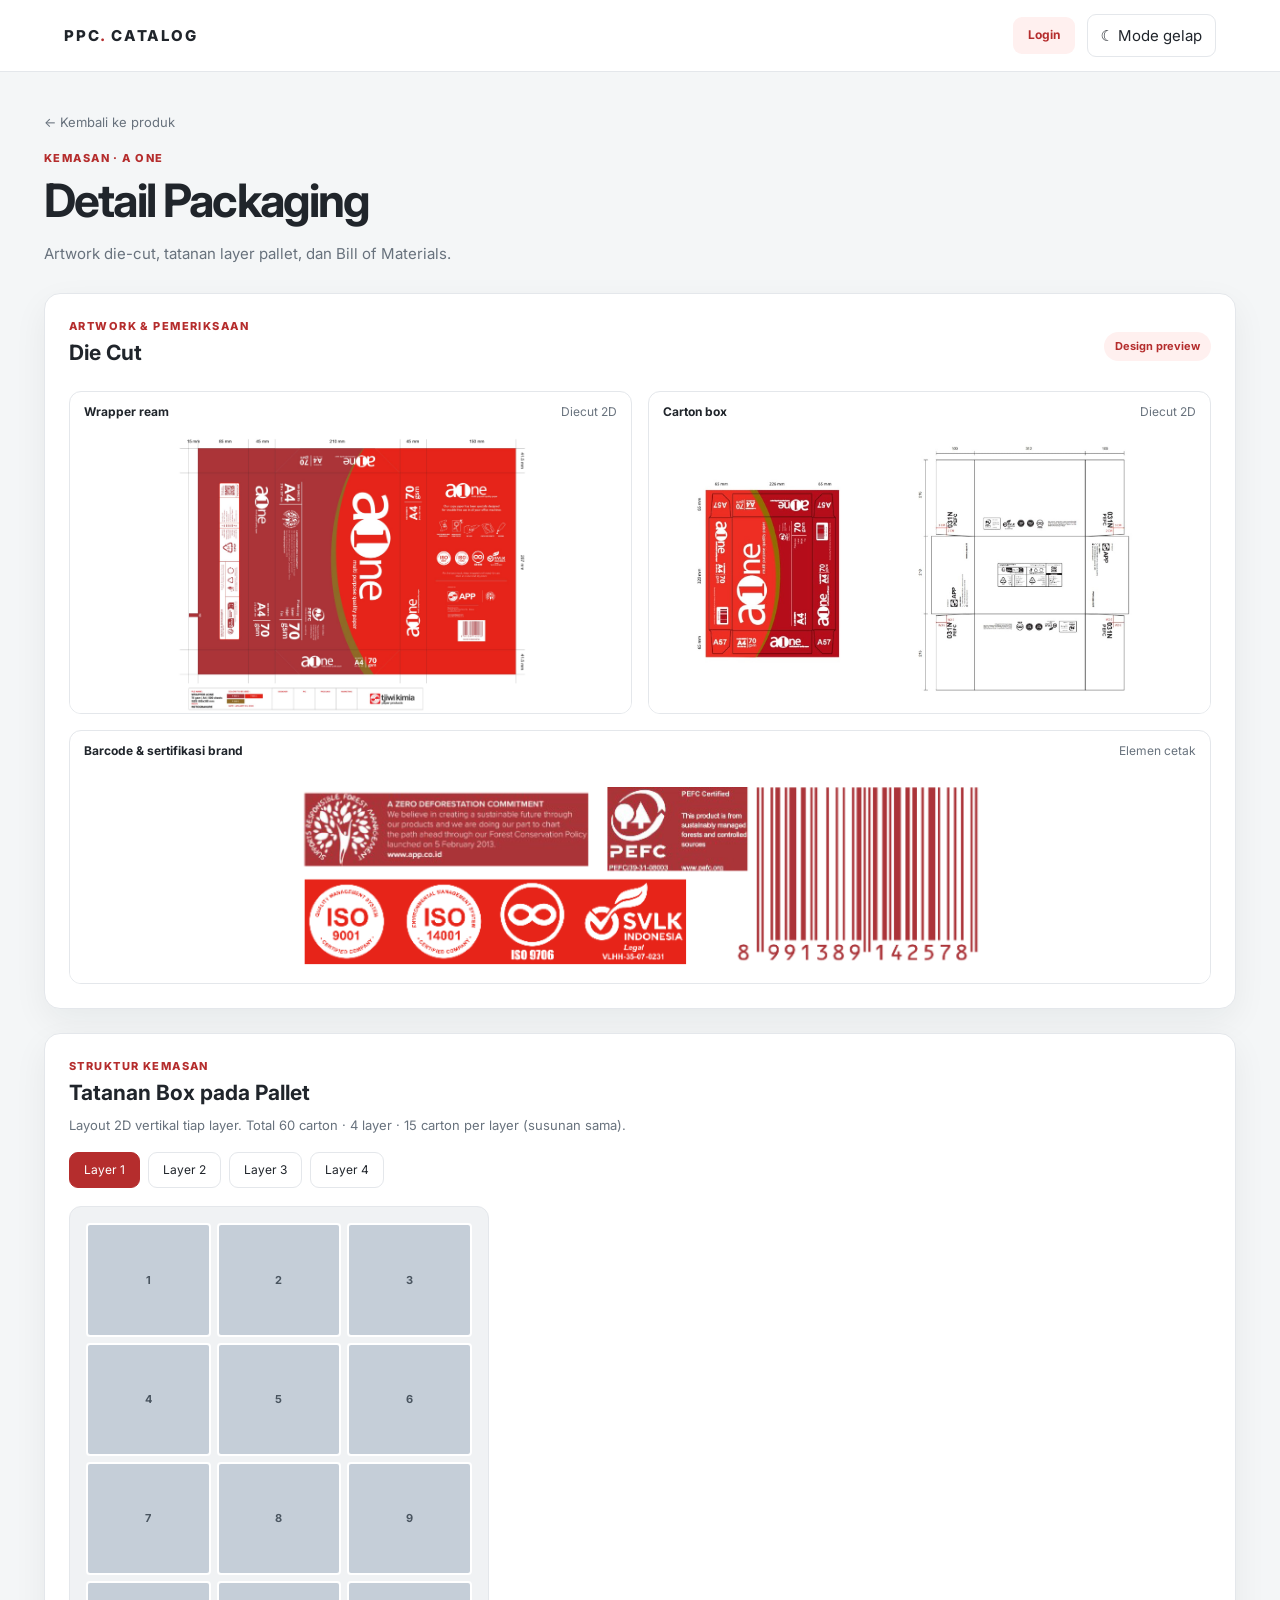
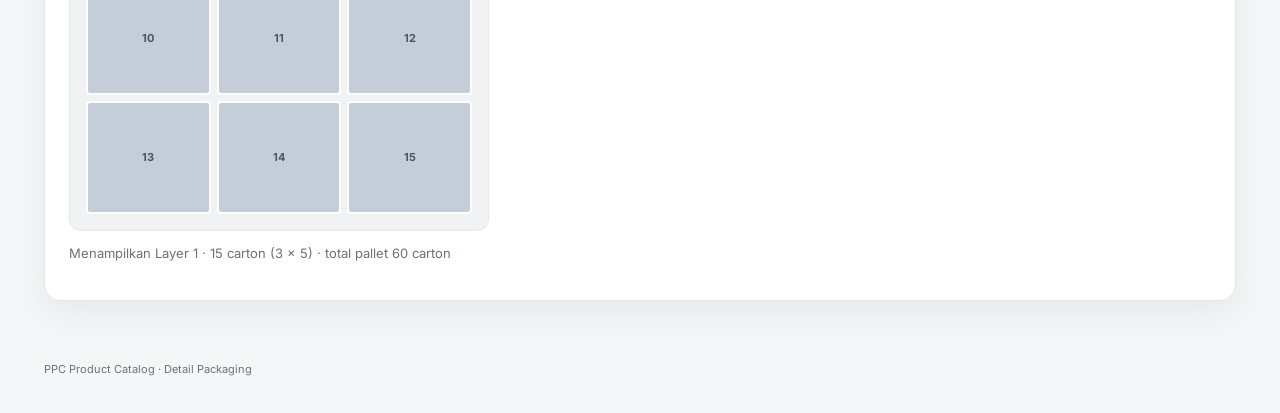
<file: detail.html>
<!doctype html>
<html lang="id">
<head>
  <meta charset="utf-8">
  <meta name="viewport" content="width=device-width,initial-scale=1">
  <meta name="theme-color" content="#f5f6f7">
  <title>Detail Packaging · A ONE A4 70 gsm</title>
  <script>
    (function () {
      try {
        var t = localStorage.getItem('ppc-theme') || 'light';
        document.documentElement.dataset.theme = t;
        document.documentElement.style.colorScheme = t === 'dark' ? 'dark' : 'light';
      } catch (e) {}
    })();
  </script>
  <link rel="stylesheet" href="styles.css">
</head>
<body>
  <header class="site-header">
    <a class="brand" href="index.html">PPC<span>.</span> CATALOG</a>
    <div class="header-tools">
      <button type="button" class="button secondary" id="btn-login">Login</button>
      <button type="button" class="button" id="btn-logout" hidden>Logout</button>
      <button class="theme-toggle" id="theme-toggle" type="button" aria-label="Ganti tema">☾ Mode gelap</button>
    </div>
  </header>

  <main class="page-shell">
    <a class="back-link" href="product.html">← Kembali ke produk</a>

    <div class="detail-page-heading">
      <div class="eyebrow">Kemasan · A ONE</div>
      <h1>Detail Packaging</h1>
      <p class="lead">Artwork die-cut, tatanan layer pallet, dan Bill of Materials.</p>
    </div>

    <section class="design-section">
      <div class="section-heading">
        <div>
          <div class="eyebrow">Artwork & pemeriksaan</div>
          <h2>Die Cut</h2>
        </div>
        <span class="section-chip">Design preview</span>
      </div>
      <div class="artwork-grid">
        <figure class="artwork-card">
          <figcaption><strong>Wrapper ream</strong><span>Diecut 2D</span></figcaption>
          <div class="magnify-frame">
            <img class="magnify-image" src="wrapper.jpeg" alt="Artwork wrapper ream" loading="lazy">
          </div>
        </figure>
        <figure class="artwork-card">
          <figcaption><strong>Carton box</strong><span>Diecut 2D</span></figcaption>
          <div class="magnify-frame">
            <img class="magnify-image" src="Box.jpeg" alt="Artwork carton box" loading="lazy">
          </div>
        </figure>
      </div>

      <figure class="artwork-card barcode-card">
        <figcaption><strong>Barcode &amp; sertifikasi brand</strong><span>Elemen cetak</span></figcaption>
        <div class="magnify-frame barcode-frame">
          <img class="magnify-image" src="barcode.png" alt="Barcode, PEFC, ISO, SVLK dan komitmen deforestasi A ONE" loading="lazy">
        </div>
      </figure>
    </section>

    <section class="design-section">
      <div class="section-heading">
        <div>
          <div class="eyebrow">Struktur kemasan</div>
          <h2>Tatanan Box pada Pallet</h2>
          <p>Layout 2D vertikal tiap layer. Total 60 carton · 4 layer · 15 carton per layer (susunan sama).</p>
        </div>
      </div>

      <div class="layer-controls" role="tablist" aria-label="Pilih layer">
        <button type="button" class="button layer-btn is-active" data-layer="1" role="tab" aria-selected="true">Layer 1</button>
        <button type="button" class="button layer-btn" data-layer="2" role="tab" aria-selected="false">Layer 2</button>
        <button type="button" class="button layer-btn" data-layer="3" role="tab" aria-selected="false">Layer 3</button>
        <button type="button" class="button layer-btn" data-layer="4" role="tab" aria-selected="false">Layer 4</button>
      </div>

      <div class="layer-stage">
        <div class="layer-canvas" id="layer-canvas" aria-live="polite"></div>
      </div>
      <p class="muted layer-caption" id="layer-caption">Menampilkan Layer 1 · 15 carton (3 × 5)</p>
    </section>

    <!-- <section class="material-section" id="material-section">
      <div class="section-heading">
        <div>
          <div class="eyebrow">Bill of Materials</div>
          <h2>Material yang dibutuhkan</h2>
          <p>Daftar spesifikasi material. Harga dan nomor material hanya tampil setelah login.</p>
        </div>
        <button class="button primary" id="material-toggle" type="button" aria-expanded="true">Sembunyikan daftar material</button>
      </div>
      <div class="product-meta" id="product-meta"></div>
      <div class="material-body" id="material-body">
        <p class="muted">Memuat data material…</p>
      </div>
    </section> -->
  </main>

  <div class="login-overlay" id="login-overlay" aria-hidden="true">
    <div class="login-modal" role="dialog" aria-labelledby="login-title" aria-modal="true">
      <h2 id="login-title">Login Data Sensitif</h2>
      <p class="muted">Masukkan kredensial untuk menampilkan <strong>harga</strong> dan <strong>nomor material (Nomat)</strong>.</p>
      <form id="login-form" autocomplete="on">
        <label for="login-user">Username</label>
        <input type="text" id="login-user" name="username" autocomplete="username" required placeholder="ppc">
        <label for="login-pass">Password</label>
        <input type="password" id="login-pass" name="password" autocomplete="current-password" required placeholder="••••••••">
        <p class="error-message" id="login-error" hidden>Username atau password salah.</p>
        <div class="login-actions">
          <button type="submit" class="button primary">Masuk</button>
          <button type="button" class="button" id="login-cancel">Batal</button>
        </div>
      </form>
    </div>
  </div>

  <footer class="site-footer">PPC Product Catalog · Detail Packaging</footer>
  <script src="scripts.js"></script>
</body>
</html>
</file>
<file: styles.css>
@import url('https://fonts.googleapis.com/css2?family=Inter:wght@400;500;600;700;800&display=swap');

:root {
  --ink: #20252b;
  --muted: #68727d;
  --line: #e4e7eb;
  --bg: #f4f6f7;
  --card: #fff;
  --accent: #b52d2d;
  --accent-soft: #fff0ef;
  --shadow: 0 12px 34px rgba(24, 32, 40, .06);
  --font: 'Inter', system-ui, -apple-system, BlinkMacSystemFont, 'Segoe UI', sans-serif;
}

:root[data-theme="dark"] {
  --ink: #edf1f4;
  --muted: #aab4be;
  --line: #343d46;
  --bg: #171b20;
  --card: #22282f;
  --accent: #f07870;
  --accent-soft: #402b2c;
  --shadow: 0 12px 34px rgba(0, 0, 0, .22);
  color-scheme: dark;
}

* { box-sizing: border-box; }

[hidden] {
  display: none !important;
}

body {
  margin: 0;
  background: var(--bg);
  color: var(--ink);
  font: 15px/1.55 var(--font);
  transition: background .2s, color .2s;
}

a { color: inherit; }

/* ========== HEADER ========== */
.site-header {
  height: 72px;
  padding: 0 max(5vw, 22px);
  display: flex;
  align-items: center;
  justify-content: space-between;
  background: var(--card);
  border-bottom: 1px solid var(--line);
  position: sticky;
  top: 0;
  z-index: 20;
}

.brand {
  font-weight: 800;
  letter-spacing: .12em;
  text-decoration: none;
  font-family: var(--font);
}

.brand span { color: var(--accent); }

.header-tools {
  display: flex;
  align-items: center;
  gap: 12px;
}

.header-caption {
  color: var(--muted);
  font-size: 13px;
}

.theme-toggle,
.button,
.spec-picker select,
.login-modal input {
  font: inherit;
  font-family: var(--font);
  border: 1px solid var(--line);
  border-radius: 9px;
  background: var(--card);
  color: var(--ink);
  padding: 9px 13px;
  cursor: pointer;
}

.theme-toggle:hover,
.button:hover {
  border-color: var(--accent);
}

/* ========== LAYOUT ========== */
.page-shell {
  max-width: 1240px;
  margin: 38px auto 60px;
  padding: 0 24px;
}

.back-link {
  display: inline-block;
  text-decoration: none;
  color: var(--muted);
  font-size: 13px;
  margin-bottom: 18px;
}

.eyebrow {
  font-size: 11px;
  font-weight: 800;
  letter-spacing: .13em;
  text-transform: uppercase;
  color: var(--accent);
}

h1, h2, h3 {
  font-family: var(--font);
  font-weight: 700;
}

h1 {
  font-size: clamp(30px, 4vw, 46px);
  line-height: 1.12;
  margin: 8px 0 10px;
  letter-spacing: -.04em;
}

h2 {
  font-size: 21px;
  line-height: 1.25;
  margin: 5px 0 8px;
}

.lead, .muted {
  color: var(--muted);
}

.button {
  font-size: 12px;
  padding: 8px 14px;
  transition: .15s;
  text-decoration: none;
  display: inline-flex;
  align-items: center;
  justify-content: center;
}

.button.primary {
  background: var(--accent);
  border-color: var(--accent);
  color: #fff;
}

.button.secondary {
  background: var(--accent-soft);
  border-color: transparent;
  color: var(--accent);
  font-weight: 700;
}

.section-chip, .meta-chip {
  background: var(--accent-soft);
  color: var(--accent);
  border-radius: 30px;
  padding: 6px 11px;
  font-size: 11px;
  font-weight: 700;
  white-space: nowrap;
}

/* ========== INDEX ========== */
.index-shell { margin-top: 64px; }

.brand-grid { max-width: 420px; }

.brand-card {
  background: var(--card);
  border: 1px solid var(--line);
  border-radius: 16px;
  overflow: hidden;
  box-shadow: var(--shadow);
  padding: 24px;
}

.brand-card-head {
  display: flex;
  align-items: center;
  justify-content: space-between;
  margin-bottom: 16px;
}

.brand-logo-img {
  max-height: 48px;
  width: auto;
  object-fit: contain;
  border-radius: 6px;
}

.brand-name {
  font-size: 22px;
  font-weight: 800;
  letter-spacing: -.03em;
  margin: 0 0 14px;
  color: var(--ink);
}

.brand-ream-thumb {
  height: 280px;
  border: 1px solid var(--line);
  border-radius: 12px;
  overflow: hidden;
  background: #fff;
  margin-bottom: 18px;
  display: grid;
  place-items: center;
}

.brand-ream-thumb img {
  width: 100%;
  height: 100%;
  object-fit: contain;
  object-position: center;
}

.spec-picker {
  display: grid;
  grid-template-columns: 1fr 1fr;
  gap: 8px 12px;
}

.spec-picker label {
  font-size: 12px;
  color: var(--muted);
  align-self: end;
}

.spec-picker select { width: 100%; }

.block-button {
  grid-column: 1 / -1;
  text-align: center;
  margin-top: 10px;
}

/* ========== HERO ========== */
.hero-section {
  display: grid;
  grid-template-columns: 1fr 1.1fr;
  gap: 40px;
  align-items: center;
  margin-bottom: 48px;
  padding: 36px 40px;
  background: var(--card);
  border: 1px solid var(--line);
  border-radius: 18px;
  box-shadow: var(--shadow);
  /* Hero tinggi hampir full viewport → 3D di bawah perlu di-scroll */
  min-height: calc(100vh - 120px);
}

.hero-visual {
  border-radius: 14px;
  overflow: hidden;
  background: linear-gradient(145deg, #fff, #eceff1);
  border: 1px solid var(--line);
  aspect-ratio: auto;
  height: min(72vh, 640px);
  min-height: 420px;
  display: grid;
  place-items: center;
}

.hero-ream-img {
  width: 100%;
  height: 100%;
  object-fit: contain;
  padding: 12px;
}

.hero-content {
  display: flex;
  flex-direction: column;
  gap: 18px;
}

.hero-brand-logo {
  max-height: 52px;
  width: auto;
  display: block;
}

.hero-logo .logo-sub {
  display: block;
  font-size: 13px;
  color: var(--muted);
  letter-spacing: .04em;
  margin-top: 6px;
}

.hero-slogan {
  font-size: 18px;
  line-height: 1.5;
  min-height: 3.2em;
  color: var(--ink);
  font-weight: 500;
  position: relative;
}

.hero-slogan::after {
  content: '';
  display: inline-block;
  width: 2px;
  height: 1.1em;
  background: var(--accent);
  margin-left: 2px;
  vertical-align: text-bottom;
  animation: blink 1s step-end infinite;
}

@keyframes blink {
  50% { opacity: 0; }
}

.cert-block {
  display: flex;
  flex-direction: column;
  gap: 10px;
}

.cert-heading {
  font-size: 11px;
  font-weight: 800;
  letter-spacing: .13em;
  text-transform: uppercase;
  color: var(--accent);
}

.cert-list {
  display: flex;
  flex-wrap: wrap;
  gap: 10px;
  align-items: center;
}

.cert-images img {
  height: 52px;
  width: auto;
  max-width: 90px;
  object-fit: contain;
  background: #fff;
  border: 1px solid var(--line);
  border-radius: 8px;
  padding: 4px 6px;
}

.hero-actions {
  display: flex;
  flex-wrap: wrap;
  gap: 10px;
  margin-top: 6px;
}

/* ========== PRODUCT GRID ========== */
.product-grid {
  display: grid;
  grid-template-columns: repeat(3, minmax(0, 1fr));
  gap: 18px;
  margin-bottom: 32px;
}

.product-card {
  background: var(--card);
  border: 1px solid var(--line);
  border-radius: 16px;
  overflow: hidden;
  box-shadow: var(--shadow);
}

.card-visual {
  height: 280px;
  position: relative;
  background: linear-gradient(145deg, #fff, #eceff1);
  display: grid;
  place-items: center;
  overflow: hidden;
}

.card-visual model-viewer {
  width: 100%;
  height: 100%;
  --poster-color: transparent;
  background: transparent;
}

:root[data-theme="dark"] .card-visual {
  background: linear-gradient(145deg, #2a3038, #1c2128);
}


.visual-label {
  position: absolute;
  z-index: 2;
  left: 15px;
  top: 13px;
  background: rgba(255, 255, 255, .88);
  color: #30363d;
  border: 1px solid #e5e7eb;
  border-radius: 20px;
  padding: 4px 9px;
  font-size: 10px;
  font-weight: 800;
  letter-spacing: .1em;
}

/* ========== DETAIL PAGE ========== */
.detail-page-heading {
  margin-bottom: 28px;
}

.design-section,
.material-section {
  background: var(--card);
  border: 1px solid var(--line);
  border-radius: 16px;
  padding: 24px;
  margin-top: 24px;
  box-shadow: var(--shadow);
}

.section-heading {
  display: flex;
  align-items: center;
  justify-content: space-between;
  gap: 18px;
  margin-bottom: 17px;
}

.section-heading p {
  color: var(--muted);
  font-size: 13px;
  margin: 0;
}

.artwork-grid {
  display: grid;
  grid-template-columns: 1fr 1fr;
  gap: 16px;
}

.artwork-card {
  margin: 0;
  border: 1px solid var(--line);
  border-radius: 12px;
  overflow: hidden;
}

.artwork-card figcaption {
  padding: 11px 14px;
  display: flex;
  justify-content: space-between;
  font-size: 12px;
}

.artwork-card figcaption span { color: var(--muted); }

.magnify-frame {
  height: 280px;
  overflow: hidden;
  background: #fff;
  cursor: zoom-in;
  position: relative;
}

.magnify-image {
  width: 100%;
  height: 100%;
  object-fit: contain;
  transition: transform .18s;
  transform-origin: var(--zoom-x, 50%) var(--zoom-y, 50%);
}

.magnify-frame.zoomed .magnify-image {
  transform: scale(2.2);
}


.barcode-card {
  margin-top: 16px;
}

.barcode-frame {
  height: auto;
  min-height: 140px;
  max-height: 220px;
  padding: 16px;
  display: grid;
  place-items: center;
}

.barcode-frame .magnify-image {
  width: 100%;
  height: auto;
  max-height: 180px;
  object-fit: contain;
}

.design-notes {
  margin-top: 14px;
  padding: 12px 14px;
  background: var(--bg);
  border-radius: 9px;
  font-size: 12px;
  color: var(--muted);
}

/* ========== LAYER PALLET ========== */
.layer-controls {
  display: flex;
  flex-wrap: wrap;
  gap: 8px;
  margin-bottom: 18px;
}

.layer-btn.is-active {
  background: var(--accent);
  border-color: var(--accent);
  color: #fff;
}

.layer-stage {
  display: flex;
  flex-direction: column;
  gap: 14px;
  align-items: stretch;
  background: #f0f2f4;
  border: 1px solid var(--line);
  border-radius: 12px;
  padding: 16px;
  min-height: 280px;
  max-width: 420px;
}

:root[data-theme="dark"] .layer-stage {
  background: #1a1f25;
}

.layer-canvas {
  display: grid;
  gap: 6px;
  width: 100%;
  min-height: 240px;
}

.layer-cell {
  background: #c5ced8;
  border: 2px solid #fff;
  border-radius: 4px;
  display: grid;
  place-items: center;
  font-size: 11px;
  font-weight: 700;
  color: #4a5560;
  min-height: 40px;
  aspect-ratio: 1.1 / 1;
}

:root[data-theme="dark"] .layer-cell {
  background: #3a4552;
  border-color: #171b20;
  color: #c5ced8;
}

.layer-bottom-label {
  display: flex;
  flex-direction: row;
  align-items: center;
  justify-content: center;
  gap: 12px;
  padding: 10px 8px 4px;
  border-top: 1px solid var(--line);
  text-align: center;
}

.layer-side-text {
  font-weight: 800;
  font-size: 13px;
  letter-spacing: .08em;
}

.layer-side-sub {
  font-size: 11px;
  color: var(--muted);
  letter-spacing: .04em;
}

.layer-caption {
  margin-top: 12px;
  font-size: 13px;
}

/* Materials */
.product-meta {
  display: flex;
  gap: 8px;
  flex-wrap: wrap;
  margin: 10px 0 16px;
}

.material-category { margin: 18px 0; }

.material-category h3 {
  font-size: 12px;
  text-transform: uppercase;
  letter-spacing: .08em;
  color: var(--accent);
  margin: 0 0 8px;
}

.table-scroll {
  overflow-x: auto;
  border: 1px solid var(--line);
  border-radius: 10px;
}

table {
  border-collapse: collapse;
  width: 100%;
  font-size: 12px;
  min-width: 520px;
  font-family: var(--font);
}

th, td {
  text-align: left;
  padding: 9px 12px;
  border-bottom: 1px solid var(--line);
}

th {
  background: var(--bg);
  font-weight: 700;
}

tr:last-child td { border-bottom: 0; }
tr:hover td { background: var(--accent-soft); }

.price {
  font-weight: 700;
  color: var(--accent);
  font-variant-numeric: tabular-nums;
}

.material-footnote {
  color: var(--muted);
  font-size: 11px;
  margin: 14px 0 0;
}

.error-message { color: #c43b36; }

/* ========== LOGIN ========== */
.login-overlay {
  position: fixed;
  inset: 0;
  background: rgba(0, 0, 0, .45);
  display: none;
  place-items: center;
  z-index: 100;
  padding: 20px;
}

.login-overlay.is-open {
  display: grid;
}

.login-modal {
  background: var(--card);
  border: 1px solid var(--line);
  border-radius: 16px;
  padding: 28px;
  max-width: 380px;
  width: 100%;
  box-shadow: var(--shadow);
}

.login-modal h2 { margin-top: 0; }

.login-modal label {
  display: block;
  font-size: 12px;
  color: var(--muted);
  margin: 12px 0 4px;
}

.login-modal input {
  width: 100%;
  cursor: text;
}

.login-actions {
  display: flex;
  gap: 10px;
  margin-top: 18px;
}

.login-hint {
  font-size: 11px;
  margin-top: 16px;
  margin-bottom: 0;
}

.login-hint code {
  background: var(--bg);
  padding: 1px 5px;
  border-radius: 4px;
}

/* ========== FOOTER ========== */
.site-footer {
  max-width: 1240px;
  margin: 0 auto 35px;
  padding: 0 24px;
  color: var(--muted);
  font-size: 11px;
}

/* ========== RESPONSIVE ========== */
@media (max-width: 900px) {
  .hero-section {
    grid-template-columns: 1fr;
  }
  .product-grid {
    grid-template-columns: repeat(2, minmax(0, 1fr));
  }
  .pallet-card { grid-column: 1 / -1; }
  .card-visual { height: 250px; }
  .layer-stage {
    max-width: 100%;
  }
}

@media (max-width: 620px) {
  .site-header {
    height: 62px;
    padding: 0 16px;
  }
  .header-caption { display: none; }
  .header-tools { gap: 8px; }
  .theme-toggle {
    font-size: 11px;
    padding: 7px;
  }
  .page-shell {
    margin: 24px auto 40px;
    padding: 0 15px;
  }
  .product-grid,
  .artwork-grid {
    grid-template-columns: 1fr;
  }
  .pallet-card { grid-column: auto; }
  .card-visual { height: 245px; }
  .design-section,
  .material-section {
    padding: 16px;
  }
  .section-heading {
    align-items: flex-start;
    flex-direction: column;
  }
  .magnify-frame { height: 230px; }
  .index-shell { margin-top: 36px; }
  .brand-card { padding: 18px; }
  .hero-section {
    padding: 18px;
    min-height: calc(100vh - 100px);
  }
  .hero-visual {
    height: min(48vh, 360px);
    min-height: 260px;
  }
  .cert-images img {
    height: 42px;
    max-width: 72px;
  }
}
</file>
